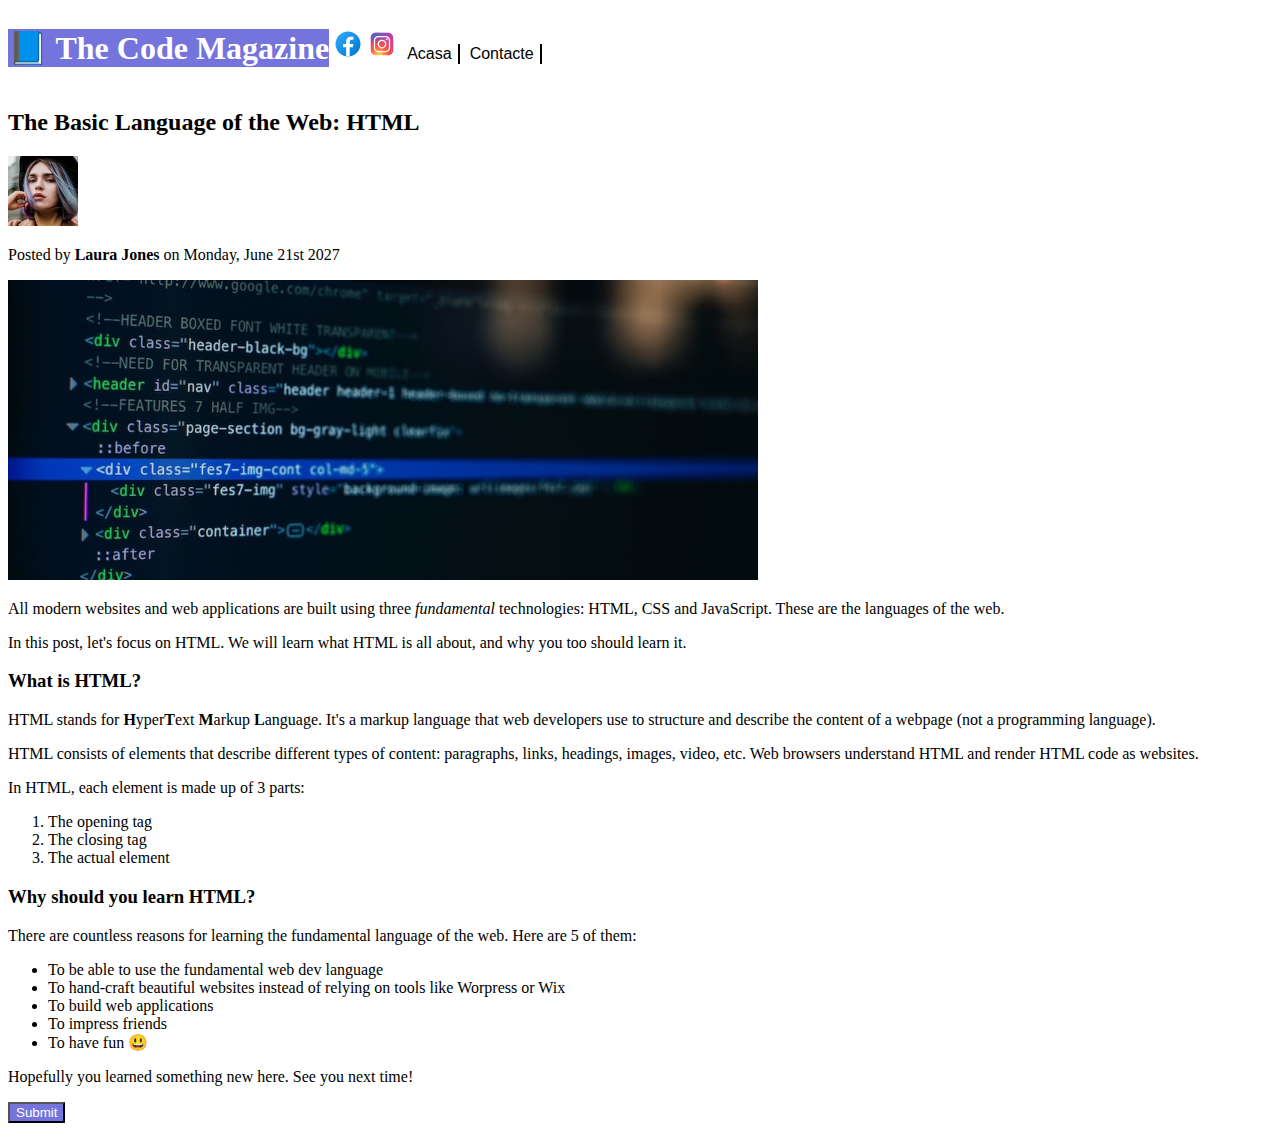
<file: index.html>
<!DOCTYPE html>
<html lang="en">
    <head>
        <meta charset="UTF-8">
        <title>The Basic Language of the Web: HTML</title>
    </head>
    <body>
        <link rel="stylesheet" href="styles.css">
        <header>
            <h1 id="h1-section">📘 The Code Magazine</h1>
            <nav>
                <a href="#">
                    <img src="facebook.svg" alt="Facebook icon"/>
                </a>
                <a href="#">
                    <img src="instagram.svg" alt="Instagram icon"/>
                </a>
                <button>Acasa</button>
                <button>Contacte</button>
            </nav>
        </header>
        <h2>The Basic Language of the Web: HTML</h2>
        <img alt="o fata" width="70" height="70"
        src="img/laura-jones.jpg" />
        <p>Posted by <strong>Laura Jones</strong> on Monday, June 21st 2027</p>
        <img alt="code" height="300" src="img/post-img.jpg"/>
        <br/>
        
        
        <p>All modern websites and web applications are built using three 
            <em>fundamental</em> technologies: HTML, CSS and JavaScript. These are the languages of the web.</p>
        <p>In this post, let's focus on HTML. We will learn what HTML is all about, and why you too should learn it.</p>

        <h3>What is HTML?</h3>
        <p>HTML stands for <strong>H</strong>yper<strong>T</strong>ext <strong>M</strong>arkup <strong>L</strong>anguage. It's 
            a markup language that web developers use to structure 
            and describe the content of a webpage (not a programming language).</p>
        <p>HTML consists of elements that describe different types of content: paragraphs, links, headings, 
            images, video, etc. Web browsers understand HTML and render HTML code as websites.</p>
        <p>In HTML, each element is made up of 3 parts:</p>
        <ol>
            <li>The opening tag</li>
            <li>The closing tag</li>
            <li>The actual element</li>
        </ol>
        <h3>Why should you learn HTML?</h3>
        <p>There are countless reasons for learning the fundamental language of the web. Here are 5 of them:</p>
        <ul>
            <li>To be able to use the fundamental web dev language</li>
            <li>To hand-craft beautiful websites instead of relying on tools like Worpress or Wix</li>
            <li>To build web applications</li>
            <li>To impress friends</li>
            <li>To have fun 😃</li>
        </ul>
        <p>Hopefully you learned something new here. See you next time!</p>
        <input type="submit" class="submit-button" value="Submit">
    </body>
</html>
</file>
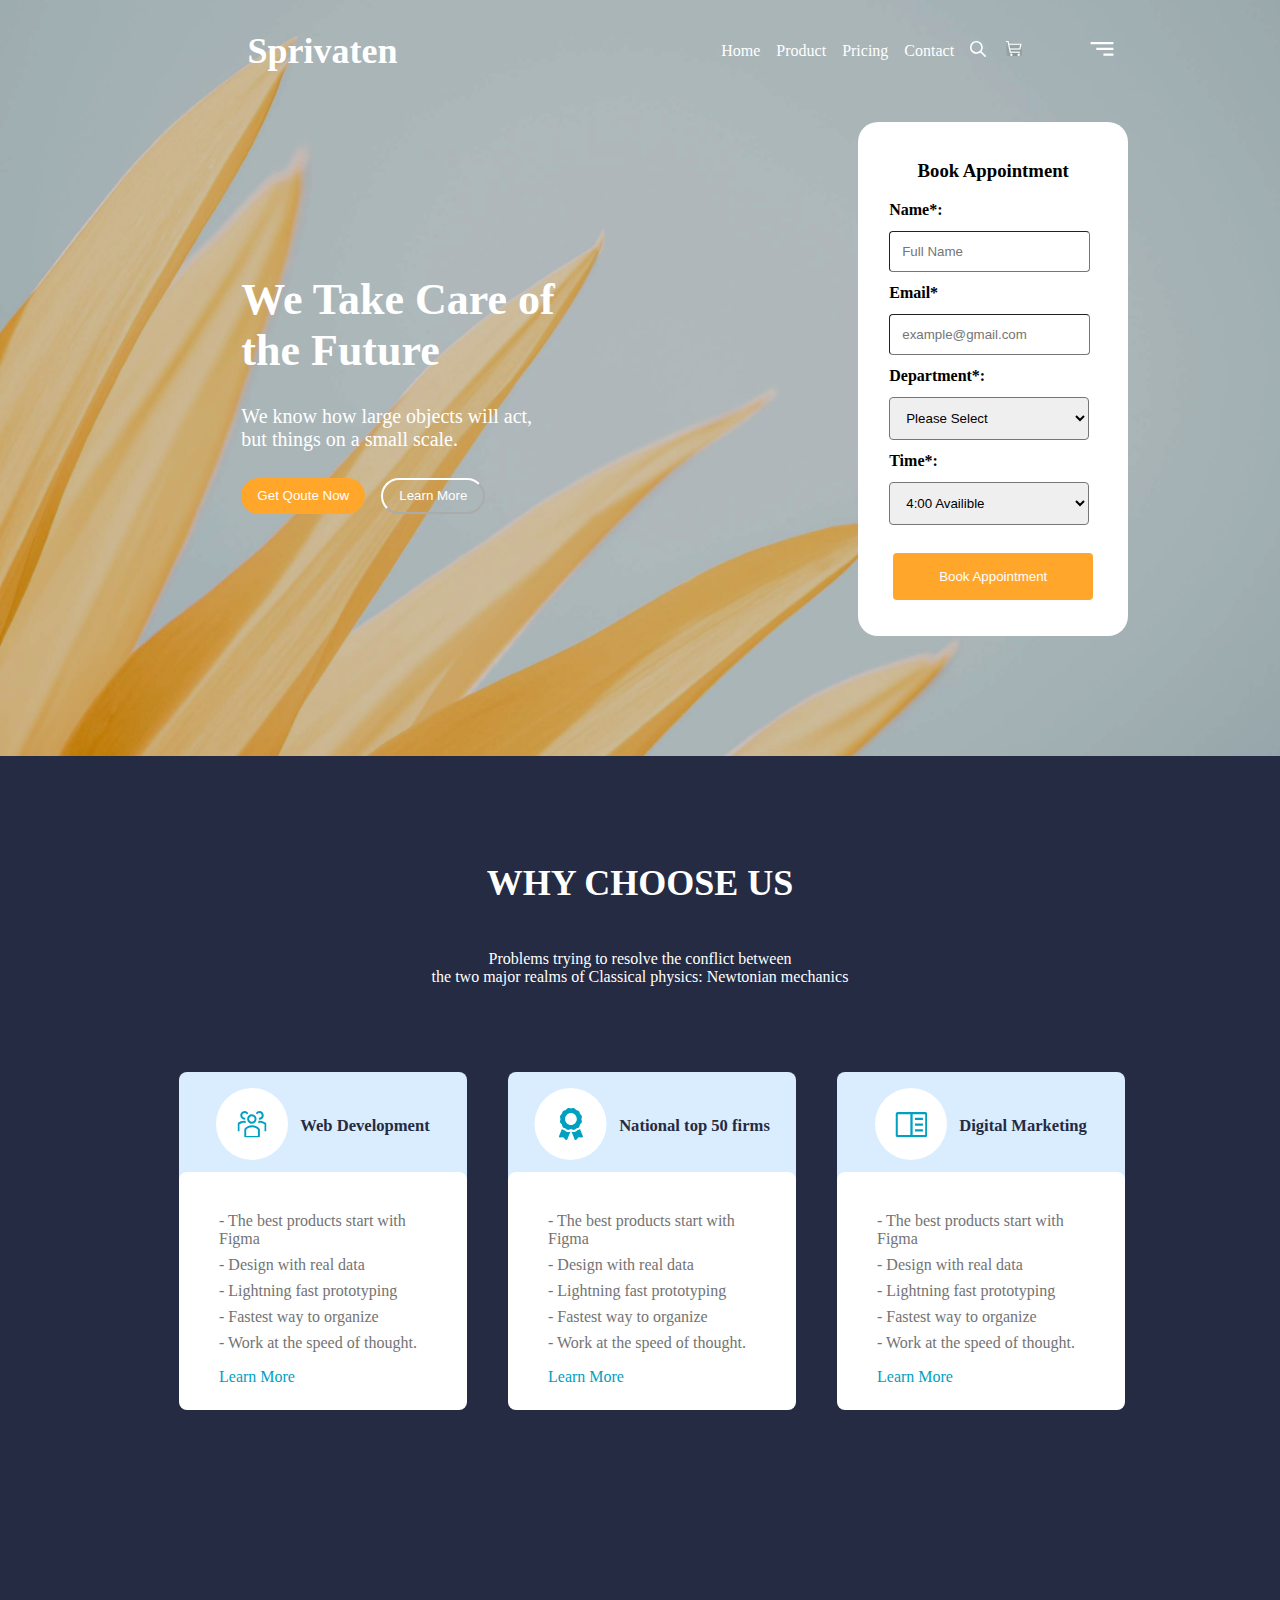
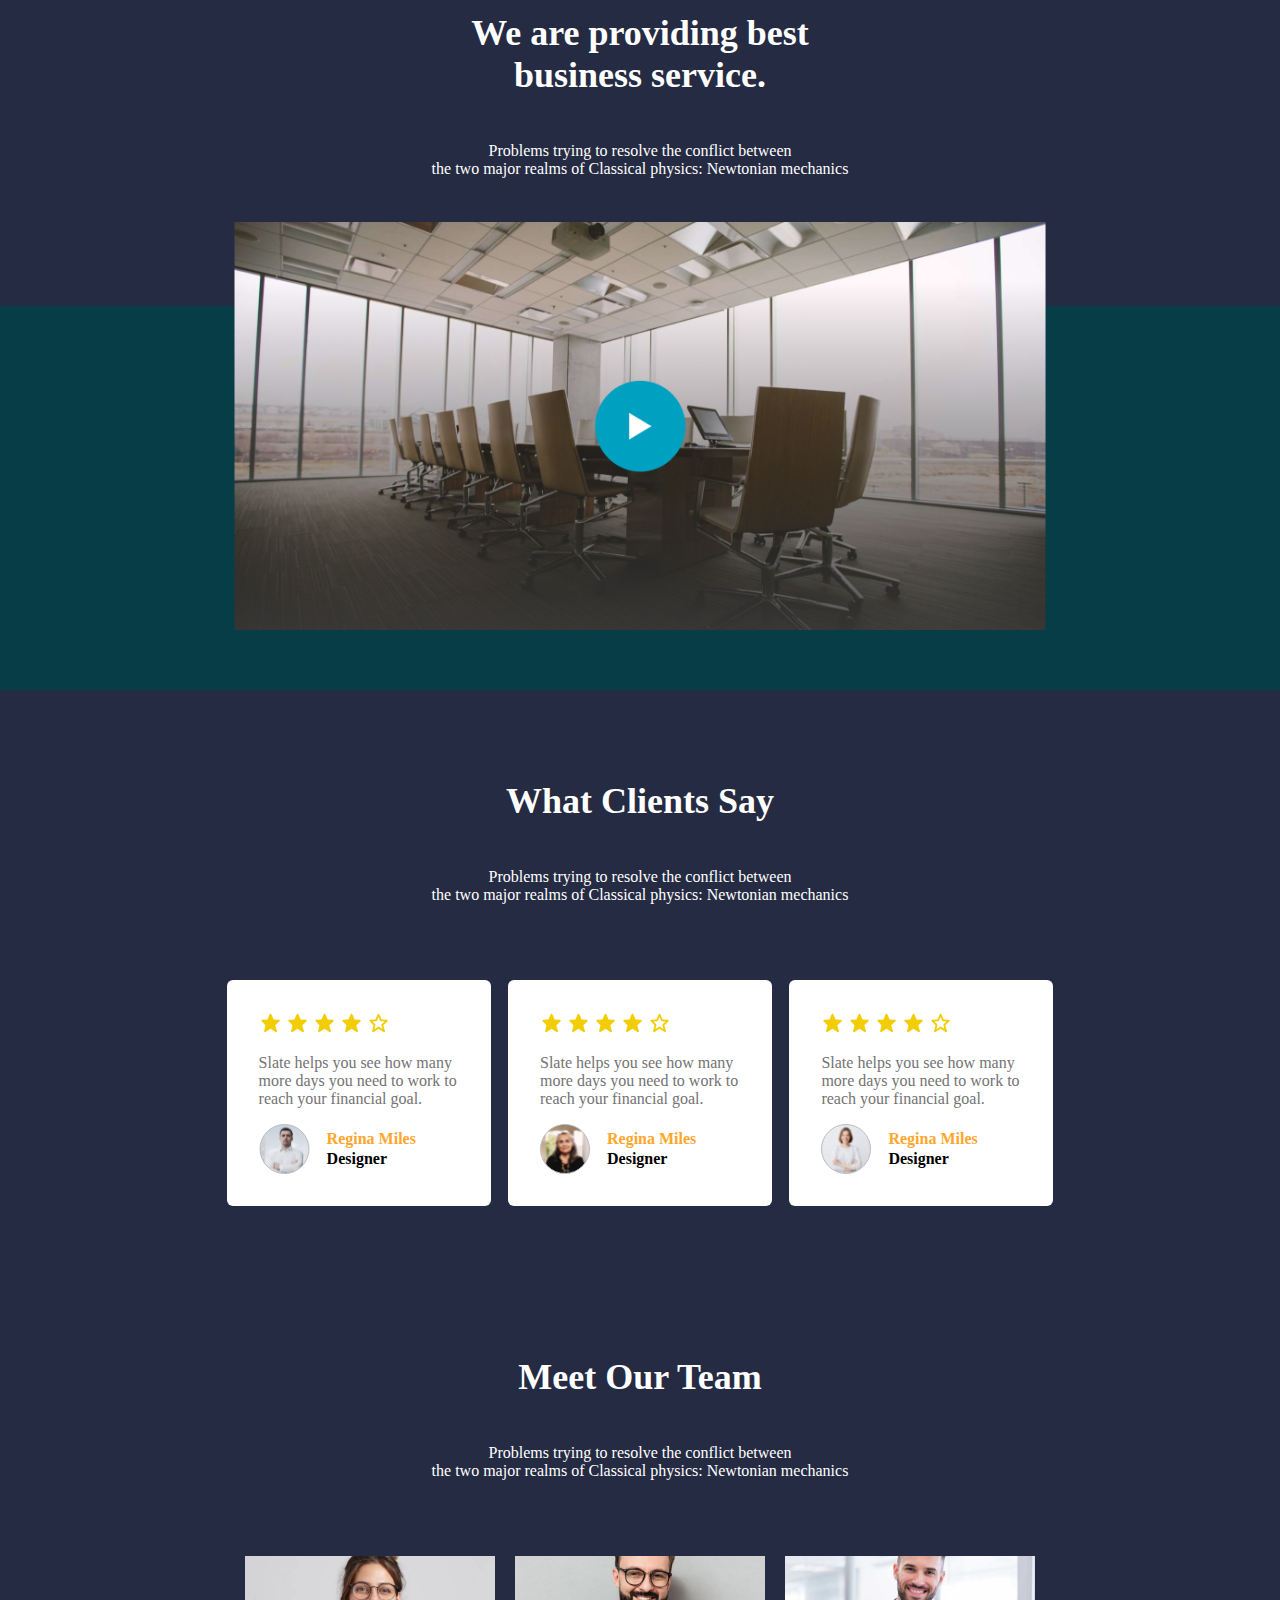
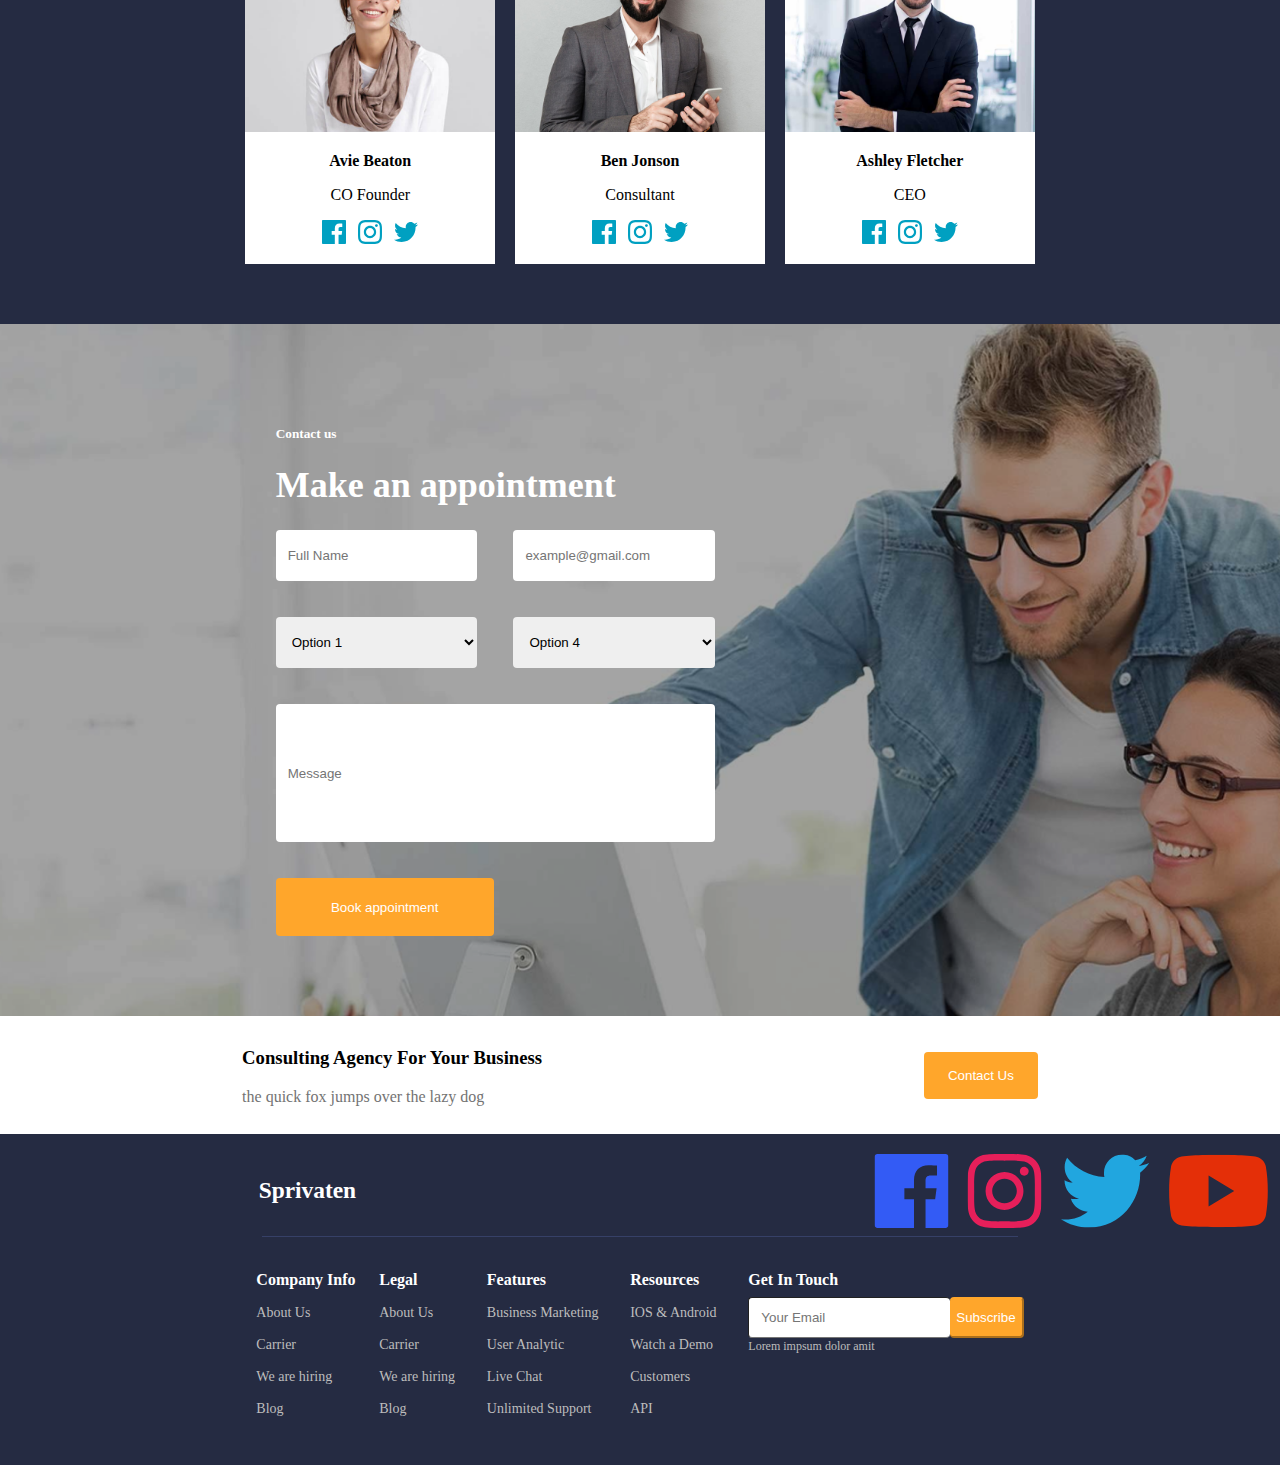
<file: landing-page/index.html>
<!DOCTYPE html>
<html lang="en">

<head>
    <meta charset="UTF" -8 name="viewport" content="width=device-width, initial-scale=1.0">
    <title>Figma</title>
    <link rel="stylesheet" href="style.css">
</head>

<body>
    <div id="first-section">
    <header>
        <h2  class="base-name">Sprivaten</h2>
        <nav class="nav-main">
            <a href="#home-screen" class="nav-item"> Home</a>
            <a href="#" class="nav-item"> Product</a>
            <a href="#" class="nav-item"> Pricing</a>
            <a href="#" class="nav-item"> Contact</a>
            <a href="#">
                <img alt="Search" src="loupe.svg" alt="Loupe icon" class="loupe-icon"></a>
            <a href="#">
                <img src="shopping-cart.svg" alt="Shopping-cart" class="shopping-cart-icon"></a>
            <a href="#">
                <img src="vector.svg" alt="Vector" class="vector-icon"></a>
        </nav>
    </header>

    <section id="home-screen">
        <div class="title-container">
            <h1><strong>We Take Care of<br>the Future </strong></h1>
            <h4>We know how large objects will act,<br>but things on a small scale.</h4>
            <button type="text" class="action-btn">Get Qoute Now</button>
            <button type="text" class="learn-more-btn">Learn More</button>
        </div>
        <div class="registration" id="registration-tab">
            <h3 class="text-appointment">Book Appointment</h3>
            <form action="#" class="appointment-form" id="form-tab" autocomplete="on">
                <label for="name">Name*:</label><br>
                <input type="text" placeholder="Full Name"><br>
                <label for="email">Email*</label><br>
                <input type="email" placeholder="example@gmail.com" name="email" required><br>
                <label for="departments">Department*:</label><br>
                <select required>
                    <option value="" disabled selected hidden>Please Select</option>
                    <option>HR</option>
                    <option>IT</option>
                </select><br>
                <label for="time">Time*:</label><br>
                <select required>
                    <option value="" disabled selected hidden>4:00 Availible</option>
                    <option>6:00 Availible</option>
                    <option>8:00 Availible</option>
                </select><br>
                <button type="button" class="submit-appointment">Book Appointment</button>
            </form>
        </div></div>
    </section>
    <section id="second-section">
        <div class="second-introduction">
            <h2><strong>WHY CHOOSE US</strong></h2>
            <p>Problems trying to resolve the conflict between<br> 
                the two major realms of Classical physics: Newtonian mechanics </p>
        </div>
        <div class="container" id="grid-container">
            <div class="name-container">
                <div id="web-development">
                    <img src="icon-circle.svg" alt="Circle" class="circle-icon">
                    <h5>Web Development</h5>
                </div>
                <div class="content">
                    <ul>
                        <li>- The best products start with Figma</li>
                        <li>- Design with real data</li>
                        <li>- Lightning fast prototyping</li>
                        <li>- Fastest way to organize</li>
                        <li>- Work at the speed of thought.</li>
                    </ul>
                    <a href="#" class="container-item"> Learn More</a>
                </div>
            </div>
            <div class="name-container">
                <div id="national-top">
                    <img src="bow-icon.svg" alt="Bow" class="bow-icon">
                    <h5>National top 50 firms</h5>
                </div>
                <div class="content">
                    <ul>
                        <li>- The best products start with Figma</li>
                        <li>- Design with real data</li>
                        <li>- Lightning fast prototyping</li>
                        <li>- Fastest way to organize</li>
                        <li>- Work at the speed of thought.</li>
                    </ul>
                    <a href="#" class="container-item"> Learn More</a>
                </div>
            </div>
            <div class="name-container">
                <div id="digital-marketing">
                    <img src="book-icon.svg" alt="Book" class="book-icon">
                    <h5>Digital Marketing</h5>
                </div>
                <div class="content">
                    <ul>
                        <li>- The best products start with Figma</li>
                        <li>- Design with real data</li>
                        <li>- Lightning fast prototyping</li>
                        <li>- Fastest way to organize</li>
                        <li>- Work at the speed of thought.</li>
                    </ul>
                    <a href="#" class="container-item"> Learn More</a>
                </div>
            </div>
        </div>
    </section>
    <section id="third-section">
        <div class="third-introduction">
            <h2><strong>We are providing best<br>business service.</strong></h2>
            <p>Problems trying to resolve the conflict between<br> 
                the two major realms of Classical physics: Newtonian mechanics </p>
        </div>
        <div class="img-container">
            <img src="card-item.png" alt="Media Cover" class="office-photo" style="max-width: 70%; height: auto;">
        </div>
    </section>
    <section id="forth-section">
        <div class="forth-introduction">
            <h2><strong>What Clients Say</strong></h2>
            <p>Problems trying to resolve the conflict between<br> 
                the two major realms of Classical physics: Newtonian mechanics </p>
        </div>
        <div class="reviews-container">
            <div class="full-review">
                <div class="first-card">
                    <img src="icon-fullstar.svg" alt="Filled Star" class="fullstar-icon">
                    <img src="icon-fullstar.svg" alt="Filled Star" class="fullstar-icon">
                    <img src="icon-fullstar.svg" alt="Filled Star" class="fullstar-icon">
                    <img src="icon-fullstar.svg" alt="Filled Star" class="fullstar-icon">
                    <img src="icon-emptystar.svg" alt="Empty Star" class="emptystar-icon">
                    <p>Slate helps you see how many more days you need to work to 
                        reach your financial goal.</p>
                </div>
                <div class="second-card">
                    <img src="media-circle.svg" alt="Person Image" class="person-one">
                    <div class="second-card-text">
                        <p class="par1"><strong>Regina Miles</strong></p>
                        <p><strong>Designer</strong></p>
                    </div>
                </div>
            </div>
            <div class="full-review">
                <div class="first-card">
                    <img src="icon-fullstar.svg" alt="Filled Star" class="fullstar-icon">
                    <img src="icon-fullstar.svg" alt="Filled Star" class="fullstar-icon">
                    <img src="icon-fullstar.svg" alt="Filled Star" class="fullstar-icon">
                    <img src="icon-fullstar.svg" alt="Filled Star" class="fullstar-icon">
                    <img src="icon-emptystar.svg" alt="Empty Star" class="emptystar-icon">
                    <p>Slate helps you see how many more days you need to work to 
                        reach your financial goal.</p>
                </div>
                <div class="second-card">
                    <img src="media-circle1.svg" alt="Person Image" class="person-two">
                    <div class="second-card-text">
                        <p class="par1"><strong>Regina Miles</strong></p>
                        <p><strong>Designer</strong></p>
                    </div>
                </div>
            </div>
            <div class="full-review">
                <div class="first-card">
                    <img src="icon-fullstar.svg" alt="Filled Star" class="fullstar-icon">
                    <img src="icon-fullstar.svg" alt="Filled Star" class="fullstar-icon">
                    <img src="icon-fullstar.svg" alt="Filled Star" class="fullstar-icon">
                    <img src="icon-fullstar.svg" alt="Filled Star" class="fullstar-icon">
                    <img src="icon-emptystar.svg" alt="Empty Star" class="emptystar-icon">
                    <p>Slate helps you see how many more days you need to work to 
                        reach your financial goal.</p>
                </div>
                <div class="second-card">
                    <img src="media-circle2.svg" alt="Person Image" class="person-three">
                    <div class="second-card-text">
                        <p class="par1"><strong>Regina Miles</strong></p>
                        <p><strong>Designer</strong></p>
                    </div>
                </div>
            </div>
        </div>
    </section>
    <section id="fifth-section">
        <div class="fifth-introduction">
            <h2><strong>Meet Our Team</strong></h2>
            <p>Problems trying to resolve the conflict between<br> 
                the two major realms of Classical physics: Newtonian mechanics </p>
        </div>
        <div class="team-container">
            <div class="team-member-container">
                <div>
                    <img src="member1.png" alt="Co-Founder" class="first-member" style="width: 100%;">
                </div>
                <div class="member-description">
                    <p><strong>Avie Beaton</strong></p>
                    <p>CO Founder</p>
                    <div class="socials-icon">
                        <img src="facebook-filled.svg" alt="Facebook Icon" >
                        <img src="instagram-outlined.svg" alt="Instagram Icon">
                        <img src="twitter-outlined.svg" alt="Twitter Icon">
                    </div>
                </div>
            </div>
            <div class="team-member-container">
                <div>
                    <img src="member2.png" alt="Consultant" class="second-member" style="width: 100%;">
                </div>
                <div class="member-description">
                    <p><strong>Ben Jonson</strong></p>
                    <p>Consultant</p>
                    <div class="socials-icon">
                        <img src="facebook-filled.svg" alt="Facebook Icon" >
                        <img src="instagram-outlined.svg" alt="Instagram Icon">
                        <img src="twitter-outlined.svg" alt="Twitter Icon">
                    </div>
                </div>
            </div>
            <div class="team-member-container">
                <div>
                    <img src="member3.png" alt="CEO" class="third-member" style="width: 100%;">
                </div>
                <div class="member-description">
                    <p><strong>Ashley Fletcher</strong></p>
                    <p>CEO</p>
                    <div class="socials-icon">
                        <img src="facebook-filled.svg" alt="Facebook Icon" >
                        <img src="instagram-outlined.svg" alt="Instagram Icon">
                        <img src="twitter-outlined.svg" alt="Twitter Icon">
                    </div>
                </div>
            </div>
        </div>
    </section>
    <section id="contact-us">
        <div class="form-container">
            <h5>Contact us</h5>
            <h2>Make an appointment</h2>
            <form action="" class="contact-form" id="AppointmentForm">
                <input type="text" placeholder="Full Name">
                <input type="email" placeholder="example@gmail.com">
                <select name="" id="">
                    <option value="option1">Option 1</option>
                    <option value="option2">Option 2</option>
                </select>
                <select name="" id="">
                    <option value="option3">Option 4</option>
                    <option value="option4">Option 5</option>
                </select>
                <input type="text" placeholder="Message">
            </form>
            <button type="submit" form="AppointmentForm" class="submit-btn">Book appointment</button>
        </div>
    </section>
    <section class="contact-section">
        <div class="contact-main">
            <h3>Consulting Agency For Your Business</h3>
            <p style="color: #737373;">the quick fox jumps over the lazy dog</p>
        </div>
        <button type="button" class="contact-button">Contact Us</button>
    </section>
    <footer>
        <div class="part-one">
            <h3>Sprivaten</h3>
            <div class="socials-logos">
                <img src="color-facebook.svg" alt="Facebook Icon">
                <img src="color-instagram.svg" alt="Instagram Icon">
                <img src="color-twitter.svg" alt="Twitter Icon">
                <img src="color-youtube.svg" alt="Youtube Icon">
            </div>
        </div>
        <hr>
        <div class="part-two">
            <div class="info-container">
                <h5>Company Info</h5>
                <a>About Us</a>
                <a>Carrier</a>
                <a>We are hiring</a>
                <a>Blog</a>
            </div>
            <div class="info-container">
                <h5>Legal</h5>
                <a>About Us</a>
                <a>Carrier</a>
                <a>We are hiring</a>
                <a>Blog</a>
            </div>
            <div class="info-container">
                <h5>Features</h5>
                <a>Business Marketing</a>
                <a>User Analytic</a>
                <a>Live Chat</a>
                <a>Unlimited Support</a>
            </div>
            <div class="info-container">
                <h5>Resources</h5>
                <a>IOS & Android</a>
                <a>Watch a Demo</a>
                <a>Customers</a>
                <a>API</a>
            </div>
            <div class="info-container">
                <h5>Get In Touch</h5>
                <form class="subscribe-form">
                    <input type="email" placeholder="Your Email">
                    <button type="submit" class="subscribe-btn">Subscribe</button>
                </form>
                <p style="color: #BDBDBD; margin-block: 1px; font-size: 12px;">Lorem impsum dolor amit</p>
            </div>
        </div>
    </footer>
</body>
</file>
<file: styles.css>
.submit-button {
    background-color: #7474dc;
    color: white;
}

#h1-section {
    background-color: #7474dc;
    color: white;
    display: inline-block;
}

p {
    font-size: 16px;
}

a:hover {
    color: rgb(187, 121, 225);
}

/* a::before {
    content:"\2605";
    margin-right: 5px;
} */

/* a::after {
    content: '';
    display: block;
    border-bottom: 2px solid black;
} */

h1, nav, a {
    display: inline-block;
}

a {
    text-decoration: none;
}

nav img {
    width: 30px;
    height: 30px;
}

nav button {
    background-color: transparent;
    border:none;
    cursor: pointer;
    font-size: 16px;
    border-right: 2px solid black;
}
</file>
<file: landing-page/style.css>
a {
    text-decoration: none;
    color: white;
    margin: 8px;
}

.vector-icon {
    margin-left: 52px;
}

header {
    display: flex;
    justify-content: space-around;
    margin-bottom: 20px;
    
}

.nav-main {
    float: right;
    color: white;
    display: flex;
    align-items: center;
    font-size: 16px;
}


h2 {
    color: white;
    font-size: 36px;
    display:inline;
}

.title-container {
    justify-content:center;
    color: white;
    
}

h1 {
    font-size: 44px;
}

.action-btn {
    background-color: #FFA62B;
    color: white;
    border:none;
    margin-right: 12px;
}

.learn-more-btn {
    background: none;
    border-color: white;
    color: white;
}

.title-container button {
    border-radius: 36px;
    height: 36px;
    padding-inline: 16px;
    width:fit-content;
}

#registration-tab {
    display: flex;
    flex-direction:column;
    justify-content: center;
    align-items: center;
    max-width: 230px;
    max-height: auto;
    background-color: white;
    padding: 20px;
    border-radius: 20px;
    
}


  input, select {
    padding: 12px;
    margin: 12px;
    border-radius: 4px;
    border-width: 1px;
 }

 .registration label {
   margin: 12px;
   font-weight: 600;
}

.registration select {
   width: 200px;
}

.registration input {
   width: 175px;
}

 .submit-appointment {
    padding: 16px;
    margin: 16px;
    background-color: #FFA62B;
    color: white;
    border: none;
    border-radius: 4px;
    width: 200px;
 }

 #home-screen {
    display: flex;
    justify-content: space-around;
    align-items: center;
 }

 #first-section {
    background-image: url("cover.png");
    background-size: cover;
    padding-bottom: 120px;
    padding-left: 7%;
 }

 @media (max-width: 768px) {
   header {
       display: flex;
       flex-direction: column;
       align-items: center;
   }
}

@media (max-width: 768px) {
   .nav-main {
       display: flex;
       flex-direction: column;
       align-items: center;
       font-size: 20px;
   }
}

@media (max-width: 768px) {
   .vector-icon {
       display: none;
   }
}

@media (max-width: 768px) {
   .title-container,
   #home-screen {
       display: flex;
       flex-direction: column;
       align-items: center;
       margin-bottom: 50px;
   }
}

@media (max-width: 768px) {
   .title-container h1 {
       text-align: center;
   }
}

@media (max-width: 768px) {
   .title-container h4 {
       text-align: center;
       margin-top: 0px;
   }
}

@media (max-width: 768px) {
   .learn-more-btn,
   .acrion-btn {
       margin-top: 20px;
   }
}

 h4 {
    font-weight: normal;
    font-size: 20px;
 }

 #second-section {
    background-color:#252B42;
    background-size: cover;
    padding-top: 76px;
 }

 .second-introduction {
    color: white;
    display: flex;
    align-items: center;
    flex-direction: column;
    text-align: center;
    margin-bottom: 40px;
 }

#web-development, #national-top, #digital-marketing {
    background-color: #D9EDFF;
    display: flex;
    flex-direction: row;
    align-items: flex-start;
    padding: 16px;
    gap: 12px;
    justify-content: center;
    border-radius: 8px;
    color: #252B42;
    font-size: 20px;
    width: 256px;
    height: 100%;
    position: absolute;
    top: 0;
    left: 0;
    opacity: 1;
 }

 #grid-container {
    display: flex;
    flex-direction: row;
    justify-content: center;
    gap: 5px;
    padding-bottom: 180px;
 }

 .content {
    background-color: #FFFFFF;
    padding: 24px;
    border-radius: 8px;
    color: #737373;
    width: inherit;
    z-index: 9;
    margin-top: 100px;
    padding-left: 0px;
 }

 .content li {
    list-style-type: none;
    margin-top: 8px;
 }

 .container-item {
    color: #00A0C1;
    padding-left: 32px;
 }

 .name-container {
    display: grid;
    width: 264px;
    height: 240px;
    position: relative;
    margin: 30px;
 }

 @media (max-width: 1000px) {
   #grid-container {
       display: flex;
       flex-direction: column;
       align-items: center;
       margin-top: -80px;
   }
}

@media (max-width: 1000px) {
   .name-container {
       margin-top: 100px;
   }
}

 body {
    margin: 0 auto;
 }

 #third-section {
    background: linear-gradient(
        to bottom,    
        #252B42 0%,
        #252B42 50%,
        #063d47 50%,
        #063d47 100%);
    padding: 60px;
 }

 .third-introduction {
    display: flex;
    align-items: center;
    text-align: center;
    flex-direction: column;
    color: white;
    margin-bottom: 28px;
 }

.img-container {
    display: flex;
    align-items: center;
    justify-content: center;
}

 #forth-section {
    background-color: #252B42;
 }

 .forth-introduction {
    color: white;
    display: flex;
    align-items: center;
    flex-direction: column;
    text-align: center;
    padding-top: 60px;
 }

 .full-review {
    background-color: white;
    width: 200px;
    height: 100%;
    padding: 32px;
    border-radius: 6px;
 }

 .reviews-container {
    display: flex;
    flex-direction: row;
    justify-content: center;
    gap: 1.5%;
    padding: 60px;
 }

 .first-card p {
    color: #737373;
 }

 .second-card {
    display: flex;
    flex-direction: row;
    gap: 16px;
    align-items: center;
 }

 .second-card-text {
    display: flex;
    flex-direction: column;
    
 }

 .par1 {
    color: #FFA62B;
 }

 .second-card-text p {
    margin: 1px;
 }

 @media (max-width: 1000px) {
   .reviews-container {
       display: flex;
       flex-direction: column;
       align-items: center;
       margin-top: -40px;
   }
}

@media (max-width: 1000px) {
   .full-review {
       margin-top: 50px;
   }
}

 #fifth-section {
    background-color: #252B42;
 }

 .fifth-introduction {
    color: white;
    display: flex;
    align-items: center;
    flex-direction: column;
    text-align: center;
    padding-top: 60px;
 }

 .team-member-container {
    background-color: white;
    padding-bottom: 20px;
    width: 250px;
 }

 .team-container {
    display: flex;
    flex-direction: row;
    justify-content: center;
    gap: 1.7%;
    padding: 60px;
 }

 .member-description p {
    display: flex;
    align-items: center;
    flex-direction: column;
 }

 .socials-icon {
    display: flex;
    justify-content: center;
    gap: 12px;
 }

 @media (max-width: 1000px) {
   .team-container {
       display: flex;
       flex-direction: column;
       align-items: center;
       margin-top: -80px;
   }
}

@media (max-width: 1000px) {
   .team-member-container {
       margin-top: 80px;
   }
}

 
 section#contact-us {
   background-image: url(contact-background.png);
   background-size: cover;
   padding-top: 80px;
   padding-bottom: 80px;
   padding-inline: 1%;
   display: flex;
   flex-direction: column;
}

.form-container {
   width: 60%;
   margin: 0 auto;
   color: #ffffff;
}

.contact-form {
   display: grid;
   grid-template-columns: repeat(2, 30%);
   grid-template-rows: repeat(4, 75px);
   gap: 12px;
   margin-top: 12px;
}

.contact-form input:last-child {
   grid-area: 3/1/5/3;
} 

.form-container * {
   border-radius: 4px;
   border: #BDBDBD;
}

.form-container h2 {
   margin-left: 12px;
}

.form-container h5 {
   margin-left: 12px;
}

.submit-btn {
   margin-top: 24px;
   margin-left: 12px;
   width: 218px;
   height: 58px;
   border-radius: 4px;
   background-color: #FFA62B;
   color: #ffffff;
   border: none;
}

@media (max-width: 1000px) {
   .contact-form {
       display: flex;
       flex-direction: column;
       margin-top: 20px;
   }
}

@media (max-width: 1000px) {
   .contact-form select {
       width: 223px;
   }
}

@media (max-width: 1000px) {
   .contact-form input {
       width: 200px;
   }
}

.contact-section {
   padding-block: 12px;
   padding-inline: 4%;
   display: flex;
   flex-direction: row;
   justify-content: space-around;
   align-items: center;
}

.contact-button {
   background-color: #FFA62B;
   color: #FFFFFF;
   border-radius: 4px;
   border: none;
   height: fit-content;
   width: fit-content;
   padding-block: 16px;
   padding-inline: 24px;
}

@media (max-width: 1000px) {
   .contact-section {
       display: flex;
       flex-direction: column;
       align-items: center;
       margin-top: 20px;
   }
}

@media (max-width: 1000px) {
   .contact-button {
       width: 200px;
   }
}

footer {
   background-color: #252B42;
   padding-top: 20px;
   padding-bottom: 40px;
}

.part-one {
   color: #FFFFFF;
   font-size: 20px;
   display: flex;
   flex-direction: row;
   justify-content: space-around;
}

.socials-logos {
   display: flex;
   gap: 16px;
}

footer hr {
   width: 59%;
   background-color:#364067;
   height: 1px;
   border: none;
}

.info-container {
   display: flex;
   flex-direction: column;
}

.part-two {
   display: flex;
   flex-direction: row;
   gap: 3%;
   justify-content: space-around;
   padding-inline: 20%;
}

.info-container h5 {
   font-size: 16px;
   color: #FFFFFF;
   margin-bottom: 8px;
}

.info-container a {
   font-size: 14px;
   color: #BDBDBD;
   margin-inline-start: 0px;
}


.subscribe-btn {
   background-color: #FFA62B;
   color: #FFFFFF;
   border-radius: 4px;
   border-color: #FFA62B;
   border-left: none;
}

.subscribe-form input {  
   margin: 0px;
   border-right: none;
}

.subscribe-form {
   display: flex;
}

@media (max-width: 1000px) {
   .part-one {
       display: flex;
       flex-direction: column;
       align-items: flex-start;
       margin-top: 20px;
       margin-left: 20%;
   }
}

@media (max-width: 1000px) {
   .part-two {
       display: flex;
       flex-direction: column;
       align-items: flex-start;
       margin-top: 20px;
   }
}

@media (max-width: 1000px) {
   .second-introduction,
   .forth-introduction,
   .fifth-introduction {
       padding-inline: 30px;
   }
}
</file>
